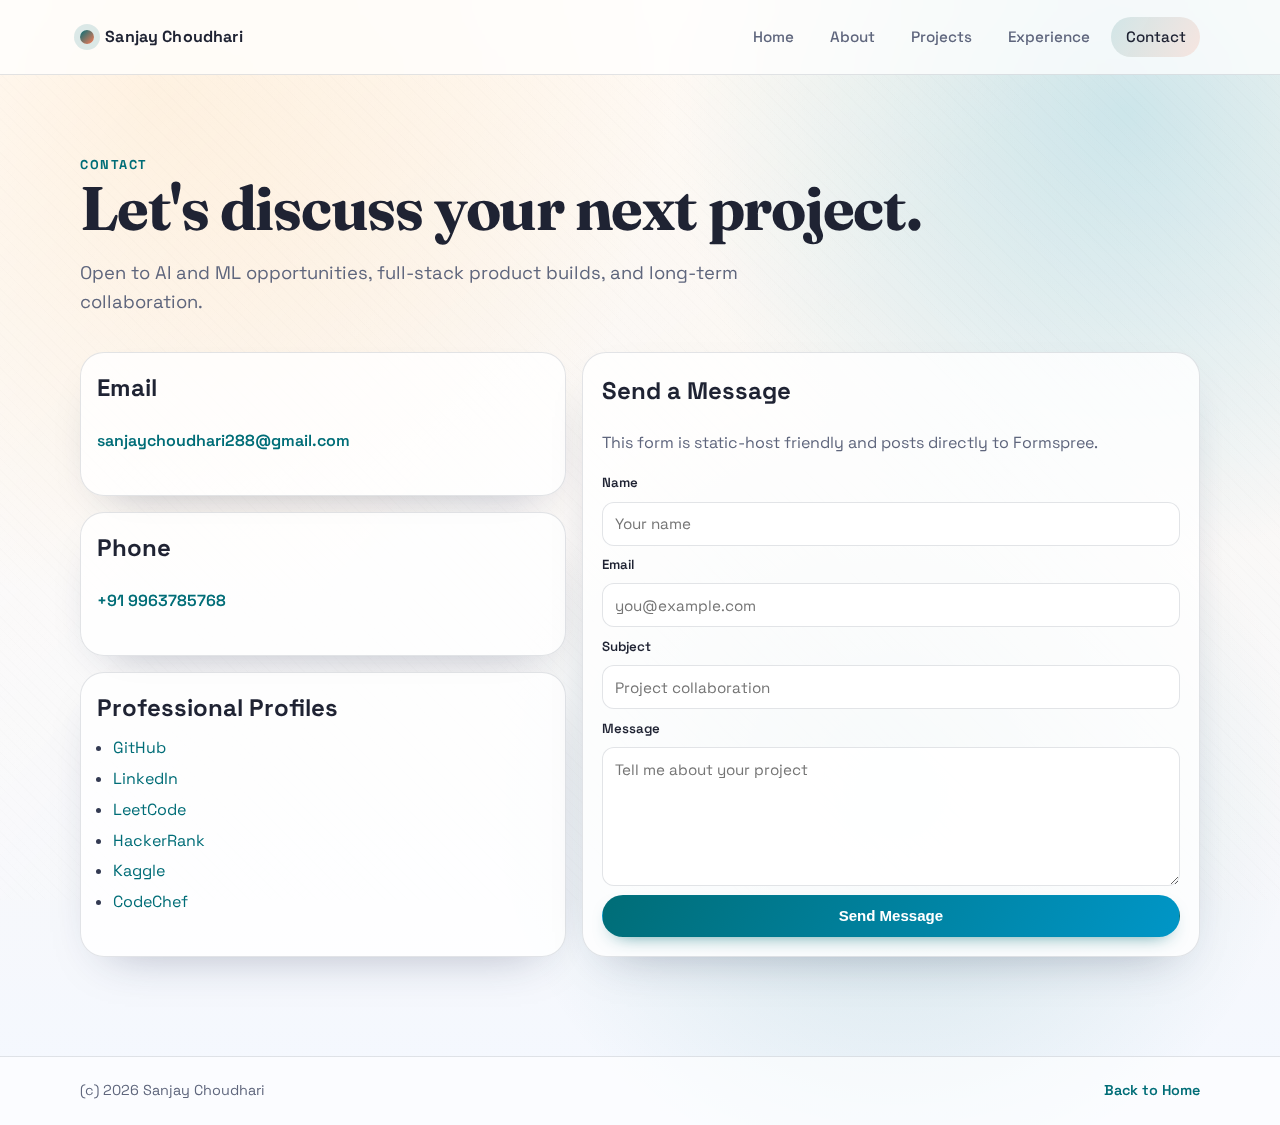
<file: contact.html>
<!DOCTYPE html>
<html lang="en">
<head>
  <meta charset="UTF-8">
  <meta name="viewport" content="width=device-width, initial-scale=1.0">
  <meta name="description" content="Contact details and collaboration form for Sanjay Choudhari.">
  <title>Contact | Sanjay Choudhari</title>
  <link rel="preconnect" href="https://fonts.googleapis.com">
  <link rel="preconnect" href="https://fonts.gstatic.com" crossorigin>
  <link href="https://fonts.googleapis.com/css2?family=Fraunces:opsz,wght@9..144,600;9..144,700&family=Space+Grotesk:wght@400;500;600;700&display=swap" rel="stylesheet">
  <link rel="stylesheet" href="assets/css/style.css">
  <script src="assets/js/main.js" defer></script>
</head>
<body data-page="contact">
  <div class="noise-layer" aria-hidden="true"></div>

  <header class="site-header">
    <div class="wrap header-inner">
      <a class="brand" href="index.html">
        <span class="brand-mark" aria-hidden="true"></span>
        Sanjay Choudhari
      </a>
      <button class="nav-toggle" data-nav-toggle aria-label="Toggle navigation" aria-expanded="false" aria-controls="site-nav">
        <span></span>
        <span></span>
        <span></span>
      </button>
      <nav id="site-nav" class="site-nav" data-nav>
        <a href="index.html" data-link="home">Home</a>
        <a href="about.html" data-link="about">About</a>
        <a href="projects.html" data-link="projects">Projects</a>
        <a href="experience.html" data-link="experience">Experience</a>
        <a href="contact.html" data-link="contact">Contact</a>
      </nav>
    </div>
  </header>

  <main>
    <section class="page-hero wrap">
      <p class="eyebrow" data-reveal>Contact</p>
      <h1 data-reveal style="--delay: .05s;">Let's discuss your next project.</h1>
      <p class="lead" data-reveal style="--delay: .1s;">
        Open to AI and ML opportunities, full-stack product builds, and long-term collaboration.
      </p>
    </section>

    <section class="section wrap">
      <div class="contact-layout">
        <aside class="contact-stack">
          <article class="card contact-card" data-reveal style="--delay: .05s;">
            <h2>Email</h2>
            <a class="text-link" href="mailto:sanjaychoudhari288@gmail.com">sanjaychoudhari288@gmail.com</a>
          </article>

          <article class="card contact-card" data-reveal style="--delay: .1s;">
            <h2>Phone</h2>
            <a class="text-link" href="tel:+919963785768">+91 9963785768</a>
          </article>

          <article class="card contact-card" data-reveal style="--delay: .15s;">
            <h2>Professional Profiles</h2>
            <ul class="link-list">
              <li><a href="https://github.com/Sanjaymo" target="_blank" rel="noopener noreferrer">GitHub</a></li>
              <li><a href="https://linkedin.com/in/sanjaychoudhari09" target="_blank" rel="noopener noreferrer">LinkedIn</a></li>
              <li><a href="https://leetcode.com/u/9949924386/" target="_blank" rel="noopener noreferrer">LeetCode</a></li>
              <li><a href="https://www.hackerrank.com/profile/sanjaychoudhari1" target="_blank" rel="noopener noreferrer">HackerRank</a></li>
              <li><a href="https://www.kaggle.com/sanjaychoudhari" target="_blank" rel="noopener noreferrer">Kaggle</a></li>
              <li><a href="https://www.codechef.com/users/sanjay_40" target="_blank" rel="noopener noreferrer">CodeChef</a></li>
            </ul>
          </article>
        </aside>

        <article class="card contact-form-card" data-reveal style="--delay: .1s;">
          <h2>Send a Message</h2>
          <p>
            This form is static-host friendly and posts directly to Formspree.
          </p>
          <form action="https://formspree.io/f/mzznaedb" method="POST" class="contact-form">
            <label for="name">Name</label>
            <input id="name" name="name" type="text" required placeholder="Your name">

            <label for="email">Email</label>
            <input id="email" name="email" type="email" required placeholder="you@example.com">

            <label for="subject">Subject</label>
            <input id="subject" name="_subject" type="text" required placeholder="Project collaboration">

            <label for="message">Message</label>
            <textarea id="message" name="message" rows="6" required placeholder="Tell me about your project"></textarea>

            <button type="submit" class="btn btn-primary">Send Message</button>
          </form>
        </article>
      </div>
    </section>
  </main>

  <footer class="site-footer">
    <div class="wrap footer-inner">
      <p>(c) <span class="js-year"></span> Sanjay Choudhari</p>
      <p><a href="index.html">Back to Home</a></p>
    </div>
  </footer>
</body>
</html>
</file>
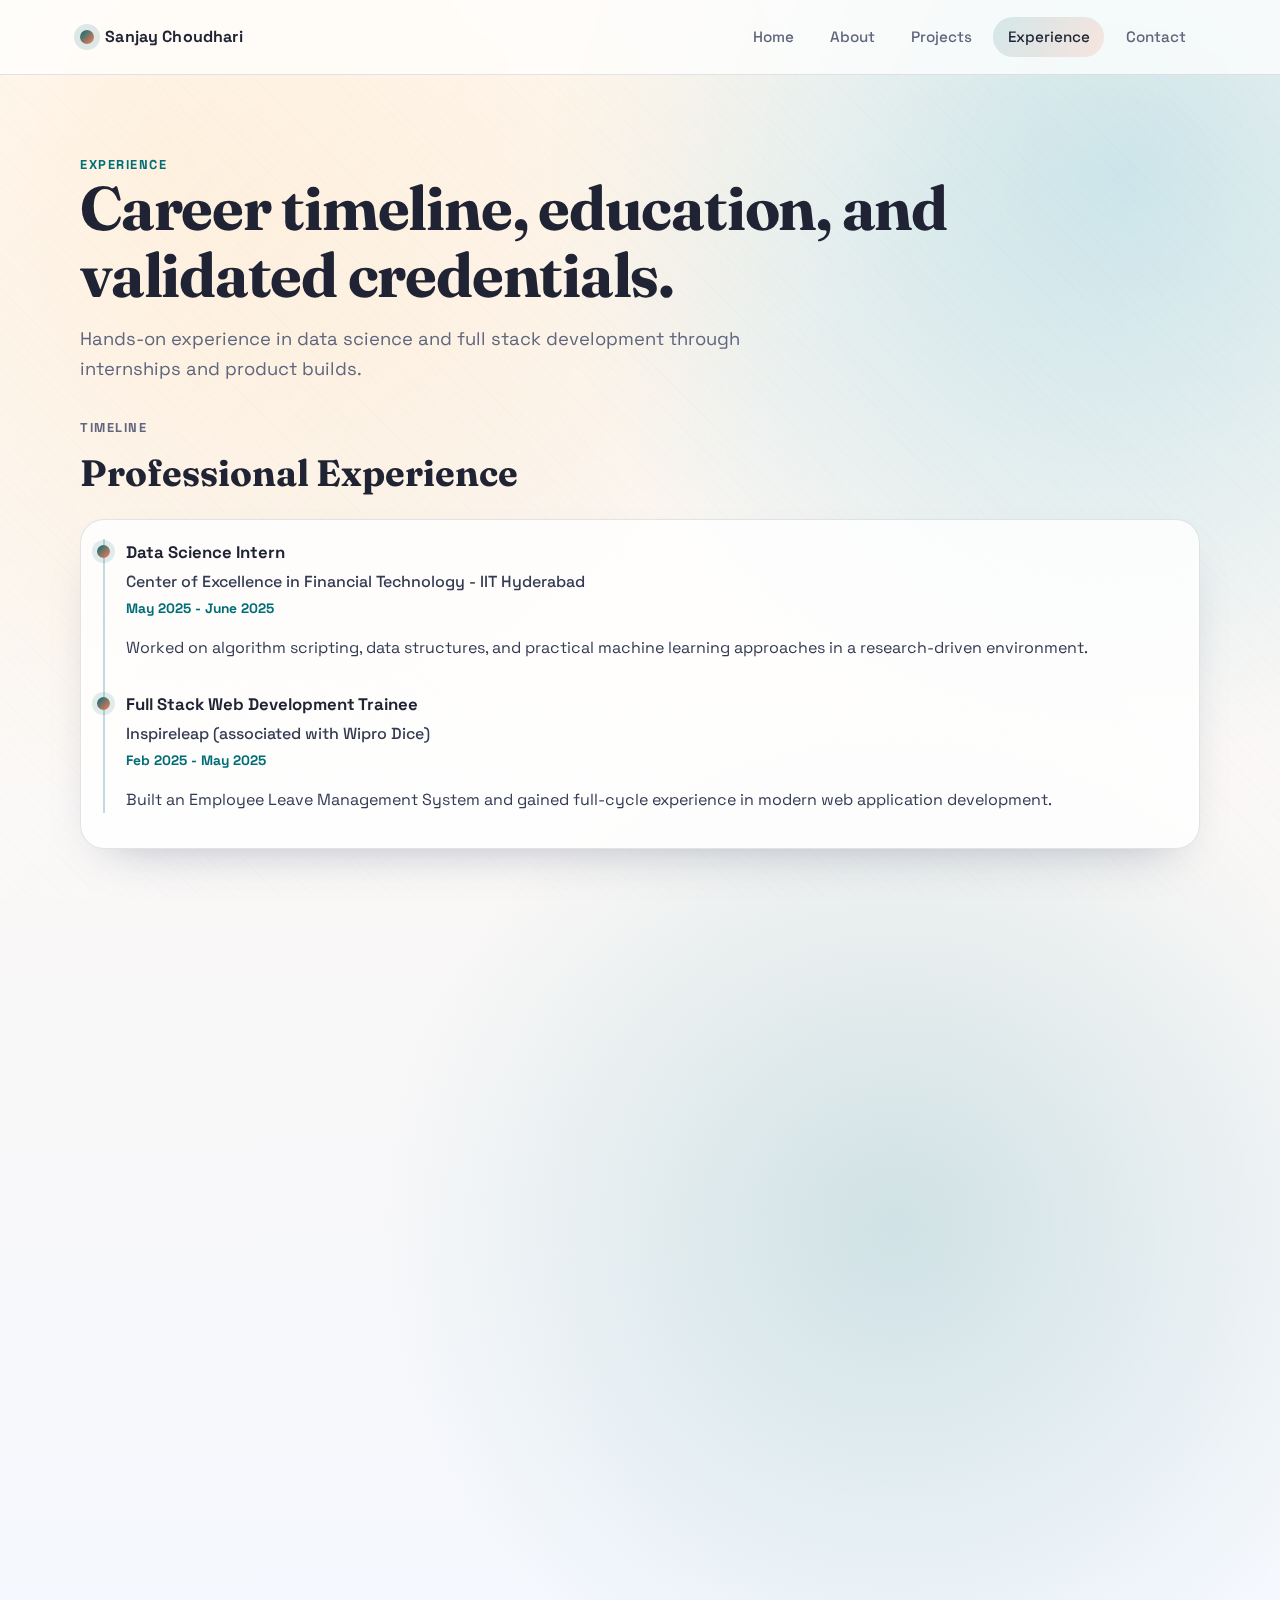
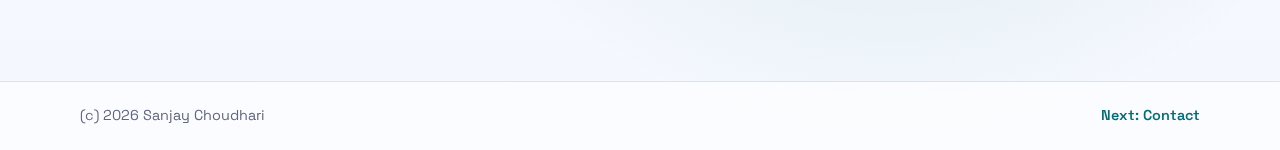
<file: experience.html>
<!DOCTYPE html>
<html lang="en">
<head>
  <meta charset="UTF-8">
  <meta name="viewport" content="width=device-width, initial-scale=1.0">
  <meta name="description" content="Experience, education, and certifications of Sanjay Choudhari.">
  <title>Experience | Sanjay Choudhari</title>
  <link rel="preconnect" href="https://fonts.googleapis.com">
  <link rel="preconnect" href="https://fonts.gstatic.com" crossorigin>
  <link href="https://fonts.googleapis.com/css2?family=Fraunces:opsz,wght@9..144,600;9..144,700&family=Space+Grotesk:wght@400;500;600;700&display=swap" rel="stylesheet">
  <link rel="stylesheet" href="assets/css/style.css">
  <script src="assets/js/main.js" defer></script>
</head>
<body data-page="experience">
  <div class="noise-layer" aria-hidden="true"></div>

  <header class="site-header">
    <div class="wrap header-inner">
      <a class="brand" href="index.html">
        <span class="brand-mark" aria-hidden="true"></span>
        Sanjay Choudhari
      </a>
      <button class="nav-toggle" data-nav-toggle aria-label="Toggle navigation" aria-expanded="false" aria-controls="site-nav">
        <span></span>
        <span></span>
        <span></span>
      </button>
      <nav id="site-nav" class="site-nav" data-nav>
        <a href="index.html" data-link="home">Home</a>
        <a href="about.html" data-link="about">About</a>
        <a href="projects.html" data-link="projects">Projects</a>
        <a href="experience.html" data-link="experience">Experience</a>
        <a href="contact.html" data-link="contact">Contact</a>
      </nav>
    </div>
  </header>

  <main>
    <section class="page-hero wrap">
      <p class="eyebrow" data-reveal>Experience</p>
      <h1 data-reveal style="--delay: .05s;">Career timeline, education, and validated credentials.</h1>
      <p class="lead" data-reveal style="--delay: .1s;">
        Hands-on experience in data science and full stack development through internships and product builds.
      </p>
    </section>

    <section class="section wrap">
      <div class="section-head" data-reveal>
        <p class="eyebrow">Timeline</p>
        <h2>Professional Experience</h2>
      </div>
      <div class="timeline" data-reveal style="--delay: .05s;">
        <article class="timeline-item">
          <span class="timeline-dot" aria-hidden="true"></span>
          <p class="timeline-role">Data Science Intern</p>
          <p class="timeline-org">Center of Excellence in Financial Technology - IIT Hyderabad</p>
          <p class="timeline-date">May 2025 - June 2025</p>
          <p>Worked on algorithm scripting, data structures, and practical machine learning approaches in a research-driven environment.</p>
        </article>

        <article class="timeline-item">
          <span class="timeline-dot" aria-hidden="true"></span>
          <p class="timeline-role">Full Stack Web Development Trainee</p>
          <p class="timeline-org">Inspireleap (associated with Wipro Dice)</p>
          <p class="timeline-date">Feb 2025 - May 2025</p>
          <p>Built an Employee Leave Management System and gained full-cycle experience in modern web application development.</p>
        </article>
      </div>
    </section>

    <section class="section wrap">
      <div class="section-head" data-reveal>
        <p class="eyebrow">Education</p>
        <h2>Academic Background</h2>
      </div>
      <div class="skills-grid">
        <article class="card skill-col" data-reveal style="--delay: .05s;">
          <h3>Bachelor of Technology in Computer Science (AI)</h3>
          <p>Parul University, Vadodara, Gujarat</p>
          <p>2023 - 2027 | GPA: 8.4/10</p>
        </article>
        <article class="card skill-col" data-reveal style="--delay: .1s;">
          <h3>Class 12 (Intermediate)</h3>
          <p>Sree Chaitanya Junior College, Karimnagar, Telangana</p>
          <p>2021 - 2023 | GPA: 9.6/10</p>
        </article>
      </div>
    </section>

    <section class="section wrap">
      <div class="section-head" data-reveal>
        <p class="eyebrow">Certifications</p>
        <h2>Credential Highlights</h2>
      </div>
      <div class="skills-grid">
        <article class="card skill-col" data-reveal style="--delay: .05s;">
          <h3>Full Stack Web Development</h3>
          <p>Inspireleap associated with Wipro Dice (2025)</p>
        </article>
        <article class="card skill-col" data-reveal style="--delay: .1s;">
          <h3>Data Science Internship</h3>
          <p>Center of Excellence in Financial Technology, IIT Hyderabad (2025)</p>
        </article>
        <article class="card skill-col" data-reveal style="--delay: .15s;">
          <h3>AWS Fundamentals</h3>
          <p>Amazon Web Services (2023)</p>
        </article>
        <article class="card skill-col" data-reveal style="--delay: .2s;">
          <h3>IBM SkillsBuild</h3>
          <p>Generative AI and RAG with Langchain</p>
        </article>
      </div>
    </section>
  </main>

  <footer class="site-footer">
    <div class="wrap footer-inner">
      <p>(c) <span class="js-year"></span> Sanjay Choudhari</p>
      <p><a href="contact.html">Next: Contact</a></p>
    </div>
  </footer>
</body>
</html>
</file>
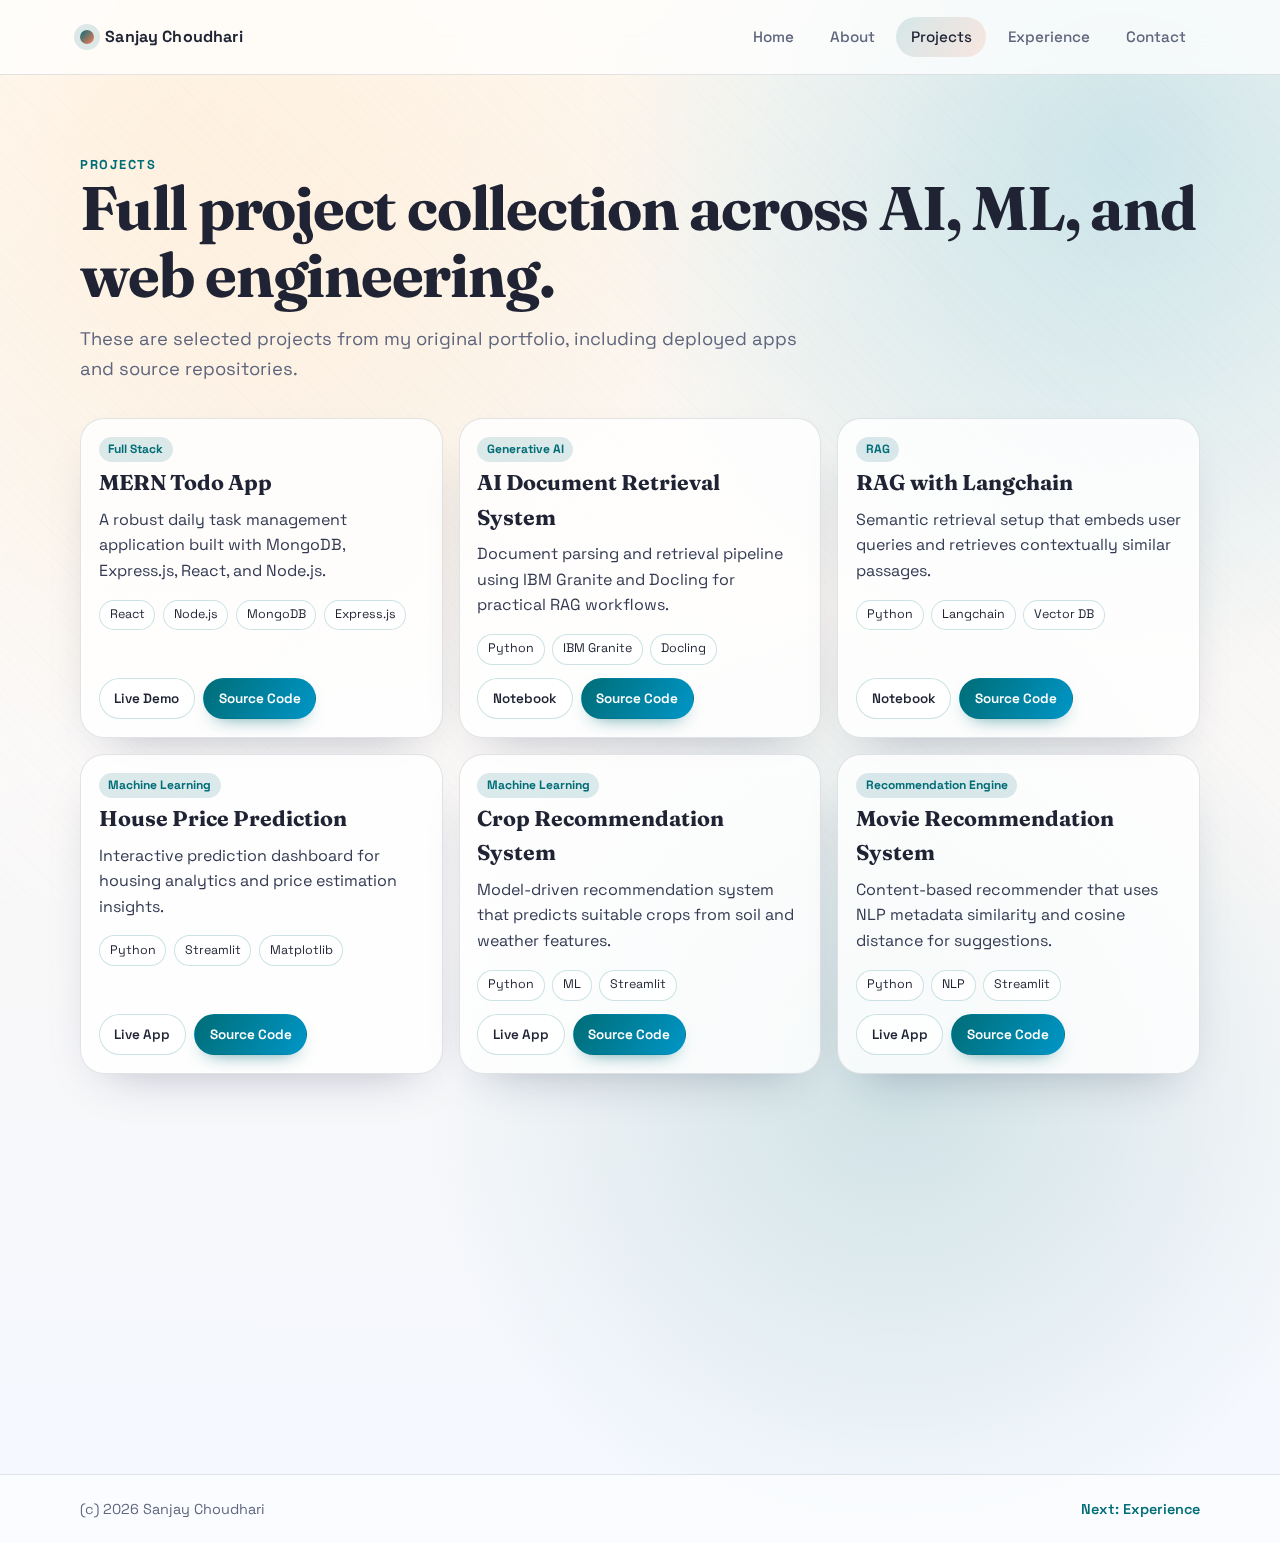
<file: projects.html>
<!DOCTYPE html>
<html lang="en">
<head>
  <meta charset="UTF-8">
  <meta name="viewport" content="width=device-width, initial-scale=1.0">
  <meta name="description" content="Project portfolio of Sanjay Choudhari with AI, ML, and full-stack applications.">
  <title>Projects | Sanjay Choudhari</title>
  <link rel="preconnect" href="https://fonts.googleapis.com">
  <link rel="preconnect" href="https://fonts.gstatic.com" crossorigin>
  <link href="https://fonts.googleapis.com/css2?family=Fraunces:opsz,wght@9..144,600;9..144,700&family=Space+Grotesk:wght@400;500;600;700&display=swap" rel="stylesheet">
  <link rel="stylesheet" href="assets/css/style.css">
  <script src="assets/js/main.js" defer></script>
</head>
<body data-page="projects">
  <div class="noise-layer" aria-hidden="true"></div>

  <header class="site-header">
    <div class="wrap header-inner">
      <a class="brand" href="index.html">
        <span class="brand-mark" aria-hidden="true"></span>
        Sanjay Choudhari
      </a>
      <button class="nav-toggle" data-nav-toggle aria-label="Toggle navigation" aria-expanded="false" aria-controls="site-nav">
        <span></span>
        <span></span>
        <span></span>
      </button>
      <nav id="site-nav" class="site-nav" data-nav>
        <a href="index.html" data-link="home">Home</a>
        <a href="about.html" data-link="about">About</a>
        <a href="projects.html" data-link="projects">Projects</a>
        <a href="experience.html" data-link="experience">Experience</a>
        <a href="contact.html" data-link="contact">Contact</a>
      </nav>
    </div>
  </header>

  <main>
    <section class="page-hero wrap">
      <p class="eyebrow" data-reveal>Projects</p>
      <h1 data-reveal style="--delay: .05s;">Full project collection across AI, ML, and web engineering.</h1>
      <p class="lead" data-reveal style="--delay: .1s;">
        These are selected projects from my original portfolio, including deployed apps and source repositories.
      </p>
    </section>

    <section class="section wrap">
      <div class="project-grid">
        <article class="card project-card" data-reveal style="--delay: .05s;">
          <p class="project-type">Full Stack</p>
          <h2>MERN Todo App</h2>
          <p>A robust daily task management application built with MongoDB, Express.js, React, and Node.js.</p>
          <div class="chip-row">
            <span class="chip">React</span>
            <span class="chip">Node.js</span>
            <span class="chip">MongoDB</span>
            <span class="chip">Express.js</span>
          </div>
          <div class="button-row">
            <a class="btn btn-small btn-ghost" href="https://mern-todo-app-mu-three.vercel.app" target="_blank" rel="noopener noreferrer">Live Demo</a>
            <a class="btn btn-small btn-primary" href="https://github.com/Sanjaymo/mern-todo-app.git" target="_blank" rel="noopener noreferrer">Source Code</a>
          </div>
        </article>

        <article class="card project-card" data-reveal style="--delay: .1s;">
          <p class="project-type">Generative AI</p>
          <h2>AI Document Retrieval System</h2>
          <p>Document parsing and retrieval pipeline using IBM Granite and Docling for practical RAG workflows.</p>
          <div class="chip-row">
            <span class="chip">Python</span>
            <span class="chip">IBM Granite</span>
            <span class="chip">Docling</span>
          </div>
          <div class="button-row">
            <a class="btn btn-small btn-ghost" href="https://colab.research.google.com/github/ibm-granite-community/granite-snack-cookbook/blob/main/recipes/RAG/Granite_Docling_RAG.ipynb" target="_blank" rel="noopener noreferrer">Notebook</a>
            <a class="btn btn-small btn-primary" href="https://github.com/Sanjaymo/AI-Powered-Document-Retrieval-System-with-IBM-Granite-and-Docling-.git" target="_blank" rel="noopener noreferrer">Source Code</a>
          </div>
        </article>

        <article class="card project-card" data-reveal style="--delay: .15s;">
          <p class="project-type">RAG</p>
          <h2>RAG with Langchain</h2>
          <p>Semantic retrieval setup that embeds user queries and retrieves contextually similar passages.</p>
          <div class="chip-row">
            <span class="chip">Python</span>
            <span class="chip">Langchain</span>
            <span class="chip">Vector DB</span>
          </div>
          <div class="button-row">
            <a class="btn btn-small btn-ghost" href="https://colab.research.google.com/github/ibm-granite-community/granite-snack-cookbook/blob/main/recipes/RAG/RAG_with_Langchain.ipynb#scrollTo=8TYqQA_-ropV" target="_blank" rel="noopener noreferrer">Notebook</a>
            <a class="btn btn-small btn-primary" href="https://github.com/Sanjaymo/RAG_with_Langchain.git" target="_blank" rel="noopener noreferrer">Source Code</a>
          </div>
        </article>

        <article class="card project-card" data-reveal style="--delay: .2s;">
          <p class="project-type">Machine Learning</p>
          <h2>House Price Prediction</h2>
          <p>Interactive prediction dashboard for housing analytics and price estimation insights.</p>
          <div class="chip-row">
            <span class="chip">Python</span>
            <span class="chip">Streamlit</span>
            <span class="chip">Matplotlib</span>
          </div>
          <div class="button-row">
            <a class="btn btn-small btn-ghost" href="https://house-price-prediction-09.streamlit.app/" target="_blank" rel="noopener noreferrer">Live App</a>
            <a class="btn btn-small btn-primary" href="https://github.com/Sanjaymo/house-price-prediction.git" target="_blank" rel="noopener noreferrer">Source Code</a>
          </div>
        </article>

        <article class="card project-card" data-reveal style="--delay: .25s;">
          <p class="project-type">Machine Learning</p>
          <h2>Crop Recommendation System</h2>
          <p>Model-driven recommendation system that predicts suitable crops from soil and weather features.</p>
          <div class="chip-row">
            <span class="chip">Python</span>
            <span class="chip">ML</span>
            <span class="chip">Streamlit</span>
          </div>
          <div class="button-row">
            <a class="btn btn-small btn-ghost" href="https://crop09.streamlit.app/" target="_blank" rel="noopener noreferrer">Live App</a>
            <a class="btn btn-small btn-primary" href="https://github.com/Sanjaymo/Crop_recommandation_system.git" target="_blank" rel="noopener noreferrer">Source Code</a>
          </div>
        </article>

        <article class="card project-card" data-reveal style="--delay: .3s;">
          <p class="project-type">Recommendation Engine</p>
          <h2>Movie Recommendation System</h2>
          <p>Content-based recommender that uses NLP metadata similarity and cosine distance for suggestions.</p>
          <div class="chip-row">
            <span class="chip">Python</span>
            <span class="chip">NLP</span>
            <span class="chip">Streamlit</span>
          </div>
          <div class="button-row">
            <a class="btn btn-small btn-ghost" href="https://movie9.streamlit.app/" target="_blank" rel="noopener noreferrer">Live App</a>
            <a class="btn btn-small btn-primary" href="https://github.com/Sanjaymo/movie_recommendation_system.git" target="_blank" rel="noopener noreferrer">Source Code</a>
          </div>
        </article>

        <article class="card project-card" data-reveal style="--delay: .35s;">
          <p class="project-type">ML Classification</p>
          <h2>Personality Prediction</h2>
          <p>Predicts Introvert, Extrovert, and Ambivert classes based on behavioral input features.</p>
          <div class="chip-row">
            <span class="chip">Python</span>
            <span class="chip">ML</span>
            <span class="chip">Visualization</span>
          </div>
          <div class="button-row">
            <a class="btn btn-small btn-ghost" href="https://personality-prediction-check-enjtcfujydzgkcn8ihcwls.streamlit.app/" target="_blank" rel="noopener noreferrer">Live App</a>
            <a class="btn btn-small btn-primary" href="https://github.com/Sanjaymo/Personality-Prediction-Check.git" target="_blank" rel="noopener noreferrer">Source Code</a>
          </div>
        </article>
      </div>
    </section>
  </main>

  <footer class="site-footer">
    <div class="wrap footer-inner">
      <p>(c) <span class="js-year"></span> Sanjay Choudhari</p>
      <p><a href="experience.html">Next: Experience</a></p>
    </div>
  </footer>
</body>
</html>
</file>
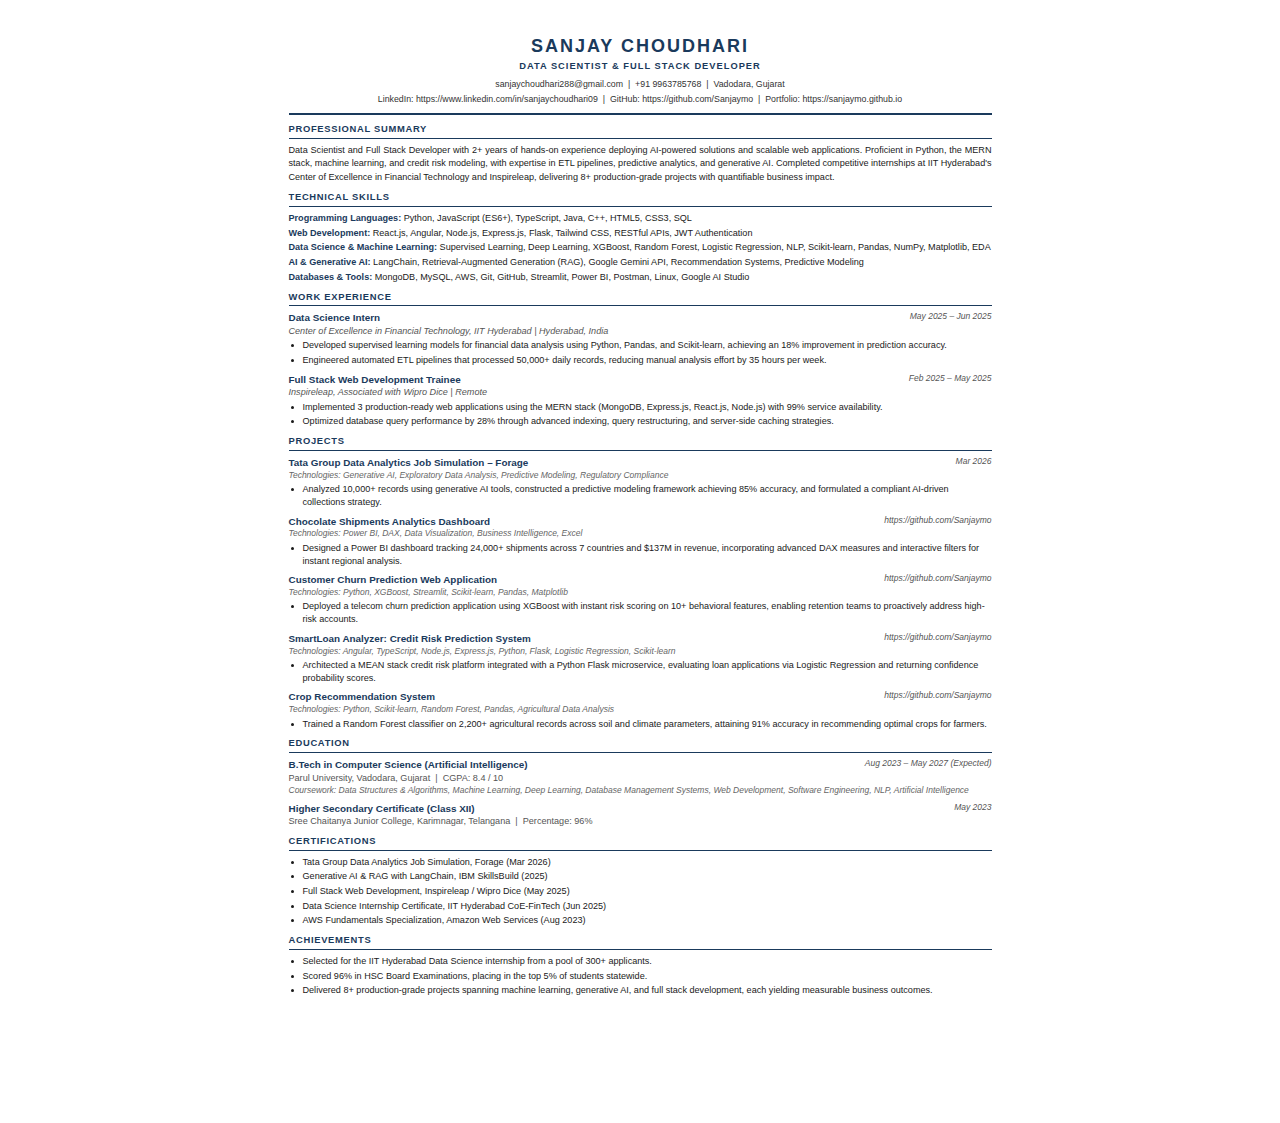
<file: resume-content.html>
<!DOCTYPE html>
<html lang="en">
<head>
    <meta charset="UTF-8">
    <meta name="viewport" content="width=device-width, initial-scale=1.0">
    <meta name="description" content="Sanjay Choudhari – Data Scientist and Full Stack Developer skilled in Python, MERN stack, machine learning, XGBoost, LangChain, RAG, NLP, ETL pipelines, and predictive analytics.">
    <meta name="keywords" content="Data Scientist, Full Stack Developer, MERN Stack, Python, Machine Learning, Deep Learning, XGBoost, LangChain, RAG, React, Node.js, MongoDB, SQL, AWS, Power BI, NLP, Credit Risk, Flask, Angular, Scikit-learn, Pandas, NumPy, ETL, REST API, JWT Authentication, Logistic Regression, Random Forest, Data Analysis, Predictive Modeling, Generative AI, Financial Technology">
    <title>Sanjay Choudhari – Data Scientist and Full Stack Developer</title>
    <style>
        * { margin: 0; padding: 0; box-sizing: border-box; }

        body {
            font-family: Arial, sans-serif;
            line-height: 1.36;
            color: #1a1a1a;
            background: #ffffff;
            width: 210mm;
            min-height: 297mm;
            margin: 0 auto;
            padding: 9mm 12mm 7mm 12mm;
            font-size: 9.3px;
        }

        /* ── HEADER ── */
        .header {
            text-align: center;
            border-bottom: 2px solid #1a3a5c;
            padding-bottom: 6px;
            margin-bottom: 8px;
        }
        .header h1 {
            font-size: 18px;
            font-weight: 900;
            color: #1a3a5c;
            letter-spacing: 2px;
        }
        .header-subtitle {
            font-size: 9.3px;
            font-weight: 700;
            color: #1a3a5c;
            letter-spacing: 1px;
            text-transform: uppercase;
            margin: 2px 0 4px;
        }
        /* Contact row: plain text, full URLs visible */
        .contact-line {
            font-size: 8.8px;
            color: #333;
            line-height: 1.7;
        }
        .contact-line a {
            color: #1a5fa8;
            text-decoration: none;
        }

        /* ── SECTION ── */
        .section { margin-bottom: 7px; }
        .section-title {
            font-size: 9.4px;
            font-weight: 800;
            color: #1a3a5c;
            text-transform: uppercase;
            border-bottom: 1.5px solid #1a3a5c;
            padding-bottom: 2px;
            margin-bottom: 5px;
            letter-spacing: 0.7px;
        }

        /* ── SUMMARY ── */
        .summary {
            font-size: 9.1px;
            text-align: justify;
            line-height: 1.48;
        }

        /* ── SKILLS ── */
        .skill-row { font-size: 9.1px; margin-bottom: 2px; line-height: 1.4; }
        .skill-label { font-weight: 700; color: #1a3a5c; }

        /* ── EXPERIENCE & PROJECTS (shared row style) ── */
        .entry { margin-bottom: 6px; }
        .entry-header { width: 100%; display: table; }
        .entry-left  { display: table-cell; vertical-align: top; }
        .entry-right { display: table-cell; vertical-align: top; text-align: right;
                       white-space: nowrap; font-size: 8.5px; color: #555; font-style: italic; }
        .entry-title { font-size: 9.9px; font-weight: 700; color: #1a3a5c; }
        .entry-sub   { font-size: 9.1px; color: #555; font-style: italic; margin-bottom: 2px; }
        .entry-meta  { font-size: 8.5px; color: #666; font-style: italic; margin-bottom: 2px; }

        /* ── BULLETS ── */
        .bullets {
            list-style: disc outside;
            margin-left: 14px;
            font-size: 9.1px;
            line-height: 1.4;
        }
        .bullets li { margin-bottom: 2px; }

        /* ── EDUCATION ── */
        .edu-entry { margin-bottom: 5px; }
        .degree    { font-size: 9.9px; font-weight: 700; color: #1a3a5c; }
        .inst      { font-size: 9.1px; color: #555; }
        .coursework{ font-size: 8.5px; color: #666; font-style: italic; margin-top: 1px; }

        @media print {
            body { padding: 7mm 10mm; }
            @page { size: A4; margin: 0; }
        }
    </style>
</head>
<body>

<!-- ══════════════════════════════════════════
     HEADER — full visible URLs for ATS
════════════════════════════════════════════ -->
<div class="header">
    <h1>SANJAY CHOUDHARI</h1>
    <div class="header-subtitle">Data Scientist &amp; Full Stack Developer</div>
    <div class="contact-line">
        sanjaychoudhari288@gmail.com &nbsp;|&nbsp; +91 9963785768 &nbsp;|&nbsp; Vadodara, Gujarat
    </div>
    <div class="contact-line">
        LinkedIn: https://www.linkedin.com/in/sanjaychoudhari09 &nbsp;|&nbsp;
        GitHub: https://github.com/Sanjaymo &nbsp;|&nbsp;
        Portfolio: https://sanjaymo.github.io
    </div>
</div>

<!-- ══════════════════════════════════════════
     PROFESSIONAL SUMMARY
════════════════════════════════════════════ -->
<div class="section">
    <div class="section-title">Professional Summary</div>
    <div class="summary">
        Data Scientist and Full Stack Developer with 2+ years of hands-on experience deploying AI-powered solutions and scalable web applications. Proficient in Python, the MERN stack, machine learning, and credit risk modeling, with expertise in ETL pipelines, predictive analytics, and generative AI. Completed competitive internships at IIT Hyderabad's Center of Excellence in Financial Technology and Inspireleap, delivering 8+ production-grade projects with quantifiable business impact.
    </div>
</div>

<!-- ══════════════════════════════════════════
     TECHNICAL SKILLS
════════════════════════════════════════════ -->
<div class="section">
    <div class="section-title">Technical Skills</div>
    <div class="skill-row"><span class="skill-label">Programming Languages:</span> Python, JavaScript (ES6+), TypeScript, Java, C++, HTML5, CSS3, SQL</div>
    <div class="skill-row"><span class="skill-label">Web Development:</span> React.js, Angular, Node.js, Express.js, Flask, Tailwind CSS, RESTful APIs, JWT Authentication</div>
    <div class="skill-row"><span class="skill-label">Data Science &amp; Machine Learning:</span> Supervised Learning, Deep Learning, XGBoost, Random Forest, Logistic Regression, NLP, Scikit-learn, Pandas, NumPy, Matplotlib, EDA</div>
    <div class="skill-row"><span class="skill-label">AI &amp; Generative AI:</span> LangChain, Retrieval-Augmented Generation (RAG), Google Gemini API, Recommendation Systems, Predictive Modeling</div>
    <div class="skill-row"><span class="skill-label">Databases &amp; Tools:</span> MongoDB, MySQL, AWS, Git, GitHub, Streamlit, Power BI, Postman, Linux, Google AI Studio</div>
</div>

<!-- ══════════════════════════════════════════
     WORK EXPERIENCE
════════════════════════════════════════════ -->
<div class="section">
    <div class="section-title">Work Experience</div>

    <div class="entry">
        <div class="entry-header">
            <div class="entry-left"><span class="entry-title">Data Science Intern</span></div>
            <div class="entry-right">May 2025 – Jun 2025</div>
        </div>
        <div class="entry-sub">Center of Excellence in Financial Technology, IIT Hyderabad | Hyderabad, India</div>
        <ul class="bullets">
            <li>Developed supervised learning models for financial data analysis using Python, Pandas, and Scikit-learn, achieving an 18% improvement in prediction accuracy.</li>
            <li>Engineered automated ETL pipelines that processed 50,000+ daily records, reducing manual analysis effort by 35 hours per week.</li>
        </ul>
    </div>

    <div class="entry">
        <div class="entry-header">
            <div class="entry-left"><span class="entry-title">Full Stack Web Development Trainee</span></div>
            <div class="entry-right">Feb 2025 – May 2025</div>
        </div>
        <div class="entry-sub">Inspireleap, Associated with Wipro Dice | Remote</div>
        <ul class="bullets">
            <li>Implemented 3 production-ready web applications using the MERN stack (MongoDB, Express.js, React.js, Node.js) with 99% service availability.</li>
            <li>Optimized database query performance by 28% through advanced indexing, query restructuring, and server-side caching strategies.</li>
        </ul>
    </div>
</div>

<!-- ══════════════════════════════════════════
     PROJECTS
════════════════════════════════════════════ -->
<div class="section">
    <div class="section-title">Projects</div>

    <div class="entry">
        <div class="entry-header">
            <div class="entry-left"><span class="entry-title">Tata Group Data Analytics Job Simulation – Forage</span></div>
            <div class="entry-right">Mar 2026</div>
        </div>
        <div class="entry-meta">Technologies: Generative AI, Exploratory Data Analysis, Predictive Modeling, Regulatory Compliance</div>
        <ul class="bullets">
            <li>Analyzed 10,000+ records using generative AI tools, constructed a predictive modeling framework achieving 85% accuracy, and formulated a compliant AI-driven collections strategy.</li>
        </ul>
    </div>

    <div class="entry">
        <div class="entry-header">
            <div class="entry-left"><span class="entry-title">Chocolate Shipments Analytics Dashboard</span></div>
            <div class="entry-right">https://github.com/Sanjaymo</div>
        </div>
        <div class="entry-meta">Technologies: Power BI, DAX, Data Visualization, Business Intelligence, Excel</div>
        <ul class="bullets">
            <li>Designed a Power BI dashboard tracking 24,000+ shipments across 7 countries and $137M in revenue, incorporating advanced DAX measures and interactive filters for instant regional analysis.</li>
        </ul>
    </div>

    <div class="entry">
        <div class="entry-header">
            <div class="entry-left"><span class="entry-title">Customer Churn Prediction Web Application</span></div>
            <div class="entry-right">https://github.com/Sanjaymo</div>
        </div>
        <div class="entry-meta">Technologies: Python, XGBoost, Streamlit, Scikit-learn, Pandas, Matplotlib</div>
        <ul class="bullets">
            <li>Deployed a telecom churn prediction application using XGBoost with instant risk scoring on 10+ behavioral features, enabling retention teams to proactively address high-risk accounts.</li>
        </ul>
    </div>

    <div class="entry">
        <div class="entry-header">
            <div class="entry-left"><span class="entry-title">SmartLoan Analyzer: Credit Risk Prediction System</span></div>
            <div class="entry-right">https://github.com/Sanjaymo</div>
        </div>
        <div class="entry-meta">Technologies: Angular, TypeScript, Node.js, Express.js, Python, Flask, Logistic Regression, Scikit-learn</div>
        <ul class="bullets">
            <li>Architected a MEAN stack credit risk platform integrated with a Python Flask microservice, evaluating loan applications via Logistic Regression and returning confidence probability scores.</li>
        </ul>
    </div>

    <div class="entry">
        <div class="entry-header">
            <div class="entry-left"><span class="entry-title">Crop Recommendation System</span></div>
            <div class="entry-right">https://github.com/Sanjaymo</div>
        </div>
        <div class="entry-meta">Technologies: Python, Scikit-learn, Random Forest, Pandas, Agricultural Data Analysis</div>
        <ul class="bullets">
            <li>Trained a Random Forest classifier on 2,200+ agricultural records across soil and climate parameters, attaining 91% accuracy in recommending optimal crops for farmers.</li>
        </ul>
    </div>
</div>

<!-- ══════════════════════════════════════════
     EDUCATION
════════════════════════════════════════════ -->
<div class="section">
    <div class="section-title">Education</div>

    <div class="edu-entry">
        <div class="entry-header">
            <div class="entry-left"><span class="degree">B.Tech in Computer Science (Artificial Intelligence)</span></div>
            <div class="entry-right">Aug 2023 – May 2027 (Expected)</div>
        </div>
        <div class="inst">Parul University, Vadodara, Gujarat &nbsp;|&nbsp; CGPA: 8.4 / 10</div>
        <div class="coursework">Coursework: Data Structures &amp; Algorithms, Machine Learning, Deep Learning, Database Management Systems, Web Development, Software Engineering, NLP, Artificial Intelligence</div>
    </div>

    <div class="edu-entry">
        <div class="entry-header">
            <div class="entry-left"><span class="degree">Higher Secondary Certificate (Class XII)</span></div>
            <div class="entry-right">May 2023</div>
        </div>
        <div class="inst">Sree Chaitanya Junior College, Karimnagar, Telangana &nbsp;|&nbsp; Percentage: 96%</div>
    </div>
</div>

<!-- ══════════════════════════════════════════
     CERTIFICATIONS  (single-column for ATS)
════════════════════════════════════════════ -->
<div class="section">
    <div class="section-title">Certifications</div>
    <ul class="bullets">
        <li>Tata Group Data Analytics Job Simulation, Forage (Mar 2026)</li>
        <li>Generative AI &amp; RAG with LangChain, IBM SkillsBuild (2025)</li>
        <li>Full Stack Web Development, Inspireleap / Wipro Dice (May 2025)</li>
        <li>Data Science Internship Certificate, IIT Hyderabad CoE-FinTech (Jun 2025)</li>
        <li>AWS Fundamentals Specialization, Amazon Web Services (Aug 2023)</li>
    </ul>
</div>

<!-- ══════════════════════════════════════════
     ACHIEVEMENTS  (single-column for ATS)
════════════════════════════════════════════ -->
<div class="section">
    <div class="section-title">Achievements</div>
    <ul class="bullets">
        <li>Selected for the IIT Hyderabad Data Science internship from a pool of 300+ applicants.</li>
        <li>Scored 96% in HSC Board Examinations, placing in the top 5% of students statewide.</li>
        <li>Delivered 8+ production-grade projects spanning machine learning, generative AI, and full stack development, each yielding measurable business outcomes.</li>
    </ul>
</div>

</body>
</html>
</file>
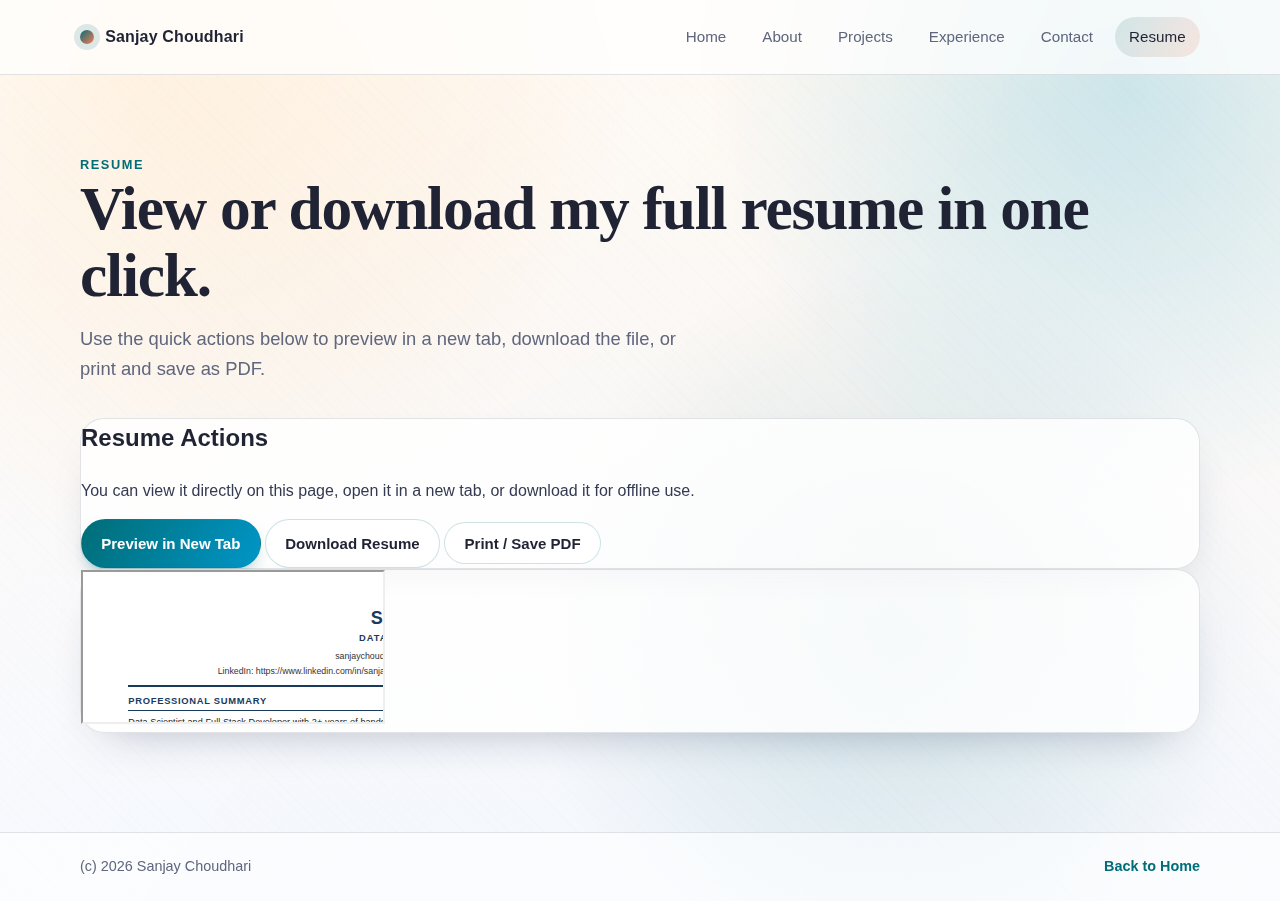
<file: resume.html>
<!DOCTYPE html>
<html lang="en">
<head>
  <meta charset="UTF-8">
  <meta name="viewport" content="width=device-width, initial-scale=1.0">
  <meta name="description" content="Resume page for Sanjay Choudhari with preview and download options.">
  <title>Resume | Sanjay Choudhari</title>
  <link rel="preconnect" href="https://fonts.googleapis.com">
  <link rel="preconnect" href="https://fonts.gstatic.com" crossorigin>
  <link href="https://fonts.googleapis.com/css2?family=Manrope:wght@400;500;600;700;800&family=Sora:wght@500;600;700;800&display=swap" rel="stylesheet">
  <link rel="stylesheet" href="assets/css/style.css">
  <script src="assets/js/main.js" defer></script>
</head>
<body data-page="resume">
  <div class="noise-layer" aria-hidden="true"></div>

  <header class="site-header">
    <div class="wrap header-inner">
      <a class="brand" href="index.html">
        <span class="brand-mark" aria-hidden="true"></span>
        Sanjay Choudhari
      </a>
      <button class="nav-toggle" data-nav-toggle aria-label="Toggle navigation" aria-expanded="false" aria-controls="site-nav">
        <span></span>
        <span></span>
        <span></span>
      </button>
      <nav id="site-nav" class="site-nav" data-nav>
        <a href="index.html" data-link="home">Home</a>
        <a href="about.html" data-link="about">About</a>
        <a href="projects.html" data-link="projects">Projects</a>
        <a href="experience.html" data-link="experience">Experience</a>
        <a href="contact.html" data-link="contact">Contact</a>
        <a href="resume.html" data-link="resume">Resume</a>
      </nav>
    </div>
  </header>

  <main>
    <section class="page-hero wrap">
      <p class="eyebrow" data-reveal>Resume</p>
      <h1 data-reveal style="--delay: .05s;">View or download my full resume in one click.</h1>
      <p class="lead" data-reveal style="--delay: .1s;">
        Use the quick actions below to preview in a new tab, download the file, or print and save as PDF.
      </p>
    </section>

    <section class="section wrap">
      <article class="card resume-actions-card" data-reveal style="--delay: .05s;">
        <h2>Resume Actions</h2>
        <p class="resume-note">You can view it directly on this page, open it in a new tab, or download it for offline use.</p>
        <div class="resume-actions">
          <a class="btn btn-primary" href="resume-content.html" target="_blank" rel="noopener noreferrer">Preview in New Tab</a>
          <a class="btn btn-ghost" href="resume-content.html" download="Sanjay_Choudhari_Resume.html">Download Resume</a>
          <button type="button" class="btn btn-ghost" data-resume-print>Print / Save PDF</button>
        </div>
      </article>

      <article class="card resume-viewer" data-reveal style="--delay: .12s;">
        <iframe class="resume-frame" src="resume-content.html" title="Sanjay Choudhari resume preview" loading="lazy"></iframe>
      </article>
    </section>
  </main>

  <footer class="site-footer">
    <div class="wrap footer-inner">
      <p>(c) <span class="js-year"></span> Sanjay Choudhari</p>
      <p><a href="index.html">Back to Home</a></p>
    </div>
  </footer>
</body>
</html>
</file>
<file: assets/css/style.css>
:root {
  --font-body: "Space Grotesk", sans-serif;
  --font-display: "Fraunces", serif;

  --bg-0: #fff7ee;
  --bg-1: #f4f8ff;
  --bg-card: rgba(255, 255, 255, 0.82);
  --line: rgba(20, 33, 61, 0.12);

  --text-strong: #1f2333;
  --text-body: #333a52;
  --text-muted: #5f667d;

  --accent: #006d77;
  --accent-2: #ff7b54;
  --accent-3: #0096c7;

  --shadow-soft: 0 20px 48px -28px rgba(26, 39, 77, 0.38);
  --radius-lg: 24px;
  --radius-md: 16px;
}

*,
*::before,
*::after {
  box-sizing: border-box;
}

html,
body {
  margin: 0;
  padding: 0;
}

body {
  font-family: var(--font-body);
  color: var(--text-body);
  line-height: 1.6;
  background:
    radial-gradient(circle at 12% 8%, rgba(255, 189, 105, 0.32), transparent 34%),
    radial-gradient(circle at 88% 10%, rgba(0, 150, 199, 0.24), transparent 30%),
    radial-gradient(circle at 70% 70%, rgba(0, 109, 119, 0.16), transparent 34%),
    linear-gradient(180deg, var(--bg-0), var(--bg-1));
  overflow-x: hidden;
}

body::before {
  content: "";
  position: fixed;
  inset: 0;
  background:
    linear-gradient(130deg, rgba(255, 255, 255, 0.62), transparent 55%),
    linear-gradient(-130deg, rgba(255, 255, 255, 0.24), transparent 60%);
  pointer-events: none;
  z-index: -2;
}

.noise-layer {
  position: fixed;
  inset: 0;
  z-index: -1;
  pointer-events: none;
  opacity: 0.12;
  background-image: repeating-linear-gradient(
    45deg,
    rgba(0, 0, 0, 0.06) 0,
    rgba(0, 0, 0, 0.06) 1px,
    transparent 1px,
    transparent 8px
  );
}

img {
  max-width: 100%;
  display: block;
}

a {
  color: inherit;
  text-decoration: none;
}

.wrap {
  width: min(1120px, calc(100% - 2rem));
  margin-inline: auto;
}

.site-header {
  position: sticky;
  top: 0;
  z-index: 100;
  background: rgba(255, 255, 255, 0.72);
  backdrop-filter: blur(16px);
  border-bottom: 1px solid var(--line);
}

.header-inner {
  min-height: 74px;
  display: flex;
  align-items: center;
  justify-content: space-between;
  gap: 1rem;
}

.brand {
  display: inline-flex;
  align-items: center;
  gap: 0.7rem;
  font-size: 1rem;
  font-weight: 700;
  color: var(--text-strong);
  letter-spacing: 0.01em;
}

.brand-mark {
  width: 14px;
  height: 14px;
  border-radius: 999px;
  background: linear-gradient(135deg, var(--accent), var(--accent-2));
  box-shadow: 0 0 0 6px rgba(0, 109, 119, 0.14);
}

.site-nav {
  display: flex;
  align-items: center;
  gap: 0.45rem;
}

.site-nav a {
  padding: 0.5rem 0.9rem;
  border-radius: 999px;
  font-size: 0.95rem;
  font-weight: 500;
  color: var(--text-muted);
  transition: background-color 0.2s ease, color 0.2s ease, transform 0.2s ease;
}

.site-nav a:hover {
  color: var(--accent);
  background: rgba(0, 109, 119, 0.11);
  transform: translateY(-1px);
}

.site-nav a.is-active {
  color: var(--text-strong);
  background: linear-gradient(
    120deg,
    rgba(0, 109, 119, 0.14),
    rgba(255, 123, 84, 0.16)
  );
}

.nav-toggle {
  width: 44px;
  height: 44px;
  border: 1px solid var(--line);
  border-radius: 12px;
  background: rgba(255, 255, 255, 0.8);
  display: none;
  align-items: center;
  justify-content: center;
  flex-direction: column;
  gap: 5px;
  cursor: pointer;
}

.nav-toggle span {
  width: 18px;
  height: 2px;
  background: var(--text-strong);
  border-radius: 20px;
  transition: transform 0.25s ease, opacity 0.25s ease;
}

main {
  padding-bottom: 4rem;
}

.hero {
  padding-top: clamp(2rem, 4vw, 4rem);
}

.hero-home {
  min-height: calc(100vh - 74px);
  padding-bottom: 2rem;
  display: grid;
  grid-template-columns: 1.2fr 0.8fr;
  align-items: center;
  gap: 1.5rem;
}

.page-hero {
  padding-top: clamp(2.5rem, 7vw, 5rem);
}

.eyebrow {
  margin: 0;
  font-size: 0.8rem;
  font-weight: 700;
  letter-spacing: 0.12em;
  text-transform: uppercase;
  color: var(--accent);
}

h1,
h2,
h3 {
  margin-top: 0;
  color: var(--text-strong);
}

h1 {
  margin-bottom: 1rem;
  font-family: var(--font-display);
  font-size: clamp(2rem, 4.8vw, 4.1rem);
  line-height: 1.08;
  letter-spacing: -0.02em;
}

.lead {
  margin: 0;
  max-width: 62ch;
  color: var(--text-muted);
  font-size: clamp(1rem, 2.3vw, 1.15rem);
}

.cta-row {
  margin-top: 1.5rem;
  display: flex;
  flex-wrap: wrap;
  gap: 0.75rem;
}

.btn {
  display: inline-flex;
  align-items: center;
  justify-content: center;
  gap: 0.45rem;
  border-radius: 999px;
  padding: 0.72rem 1.2rem;
  font-weight: 600;
  font-size: 0.94rem;
  border: 1px solid transparent;
  transition: transform 0.2s ease, box-shadow 0.2s ease, background-color 0.2s ease, color 0.2s ease;
}

.btn:hover {
  transform: translateY(-1px);
}

.btn-primary {
  color: #fff;
  background: linear-gradient(120deg, var(--accent), var(--accent-3));
  box-shadow: 0 8px 20px -12px rgba(0, 109, 119, 0.9);
}

.btn-primary:hover {
  box-shadow: 0 16px 28px -14px rgba(0, 109, 119, 0.9);
}

.btn-ghost {
  color: var(--text-strong);
  background: rgba(255, 255, 255, 0.7);
  border-color: rgba(0, 109, 119, 0.2);
}

.btn-ghost:hover {
  border-color: rgba(0, 109, 119, 0.48);
}

.btn-small {
  font-size: 0.84rem;
  padding: 0.55rem 0.92rem;
}

.stat-row {
  list-style: none;
  margin: 1.6rem 0 0;
  padding: 0;
  display: grid;
  grid-template-columns: repeat(3, minmax(0, 1fr));
  gap: 0.7rem;
}

.stat-row li {
  border: 1px solid var(--line);
  background: rgba(255, 255, 255, 0.62);
  border-radius: 14px;
  padding: 0.72rem;
  min-height: 80px;
}

.stat-row strong {
  display: block;
  margin-bottom: 0.2rem;
  color: var(--text-strong);
  font-size: 1rem;
}

.stat-row span {
  font-size: 0.84rem;
  color: var(--text-muted);
}

.card {
  border: 1px solid var(--line);
  border-radius: var(--radius-lg);
  background: var(--bg-card);
  box-shadow: var(--shadow-soft);
}

.hero-panel {
  padding: 1.3rem;
}

.hero-avatar-wrap {
  width: min(260px, 100%);
  margin-inline: auto;
  padding: 7px;
  border: 1px dashed rgba(0, 109, 119, 0.38);
  border-radius: 999px;
  background: linear-gradient(145deg, rgba(255, 255, 255, 0.82), rgba(0, 150, 199, 0.08));
}

.hero-avatar {
  width: 100%;
  border-radius: 999px;
  aspect-ratio: 1 / 1;
  object-fit: cover;
}

.hero-panel h2 {
  margin: 1rem 0 0.2rem;
  text-align: center;
}

.hero-panel p {
  margin: 0;
  text-align: center;
  color: var(--text-muted);
}

.chip-row {
  display: flex;
  flex-wrap: wrap;
  gap: 0.45rem;
  margin-top: 1rem;
}

.chip {
  display: inline-block;
  border: 1px solid rgba(0, 109, 119, 0.2);
  background: rgba(255, 255, 255, 0.78);
  border-radius: 999px;
  padding: 0.28rem 0.62rem;
  font-size: 0.78rem;
  color: var(--text-strong);
}

.section {
  padding: 2.2rem 0;
}

.section-head {
  margin-bottom: 1rem;
}

.section-head h2 {
  margin: 0.35rem 0 0.4rem;
  font-family: var(--font-display);
  font-size: clamp(1.55rem, 3.1vw, 2.3rem);
}

.section-head p {
  margin: 0;
  color: var(--text-muted);
}

.preview-grid {
  display: grid;
  grid-template-columns: repeat(2, minmax(0, 1fr));
  gap: 1rem;
}

.preview-card {
  padding: 1.25rem;
}

.preview-card h3 {
  margin-bottom: 0.45rem;
}

.preview-card p {
  margin-top: 0;
}

.mini-list {
  margin: 0.6rem 0 0;
  padding-left: 1.1rem;
  color: var(--text-muted);
}

.mini-list li + li {
  margin-top: 0.25rem;
}

.text-link {
  display: inline-block;
  margin-top: 0.8rem;
  font-weight: 600;
  color: var(--accent);
}

.text-link:hover {
  color: var(--accent-2);
}

.featured-strip {
  display: grid;
  grid-template-columns: repeat(3, minmax(0, 1fr));
  gap: 1rem;
}

.featured-item {
  padding: 1.1rem;
}

.featured-item p {
  margin: 0.4rem 0 0;
  color: var(--text-muted);
}

.split-two {
  display: grid;
  grid-template-columns: 1.3fr 0.7fr;
  gap: 1rem;
}

.profile-card-large {
  padding: 1.2rem;
  display: grid;
  grid-template-columns: 170px 1fr;
  gap: 1rem;
  align-items: start;
}

.profile-photo {
  width: 100%;
  aspect-ratio: 1 / 1;
  object-fit: cover;
  border-radius: 18px;
}

.profile-card-large p {
  margin: 0 0 0.8rem;
}

.split-two .card {
  padding: 1.2rem;
}

.skills-grid {
  display: grid;
  grid-template-columns: repeat(3, minmax(0, 1fr));
  gap: 1rem;
}

.skill-col {
  padding: 1rem;
}

.skill-col h3 {
  margin-bottom: 0.5rem;
}

.skill-col p {
  margin: 0;
  color: var(--text-muted);
}

.project-grid {
  display: grid;
  grid-template-columns: repeat(3, minmax(0, 1fr));
  gap: 1rem;
}

.project-card {
  padding: 1.1rem;
  display: flex;
  flex-direction: column;
}

.project-card h2 {
  margin: 0.18rem 0 0.45rem;
  font-family: var(--font-display);
  font-size: 1.34rem;
}

.project-card p {
  margin: 0;
}

.project-type {
  display: inline-flex;
  align-self: flex-start;
  border-radius: 999px;
  padding: 0.2rem 0.6rem;
  font-size: 0.75rem;
  font-weight: 700;
  color: var(--accent);
  background: rgba(0, 109, 119, 0.14);
}

.button-row {
  margin-top: auto;
  padding-top: 0.85rem;
  display: flex;
  flex-wrap: wrap;
  gap: 0.5rem;
}

.timeline {
  border: 1px solid var(--line);
  border-radius: var(--radius-lg);
  background: var(--bg-card);
  box-shadow: var(--shadow-soft);
  padding: 1.2rem 1.2rem 1.2rem 1.4rem;
}

.timeline-item {
  position: relative;
  padding: 0 0 0.9rem 1.3rem;
  border-left: 2px solid rgba(0, 109, 119, 0.24);
}

.timeline-item:last-child {
  padding-bottom: 0;
}

.timeline-dot {
  position: absolute;
  left: -8px;
  top: 6px;
  width: 13px;
  height: 13px;
  border-radius: 999px;
  background: linear-gradient(135deg, var(--accent), var(--accent-2));
  box-shadow: 0 0 0 5px rgba(0, 109, 119, 0.12);
}

.timeline-role {
  margin: 0;
  font-size: 1.05rem;
  font-weight: 700;
  color: var(--text-strong);
}

.timeline-org {
  margin: 0.2rem 0 0;
  color: var(--text-body);
  font-weight: 500;
}

.timeline-date {
  margin: 0.15rem 0 0.35rem;
  color: var(--accent);
  font-size: 0.86rem;
  font-weight: 700;
}

.contact-layout {
  display: grid;
  grid-template-columns: 0.88fr 1.12fr;
  gap: 1rem;
}

.contact-stack {
  display: grid;
  gap: 1rem;
}

.contact-card {
  padding: 1rem;
}

.contact-card h2 {
  margin-bottom: 0.5rem;
}

.link-list {
  margin: 0;
  padding-left: 1rem;
}

.link-list li + li {
  margin-top: 0.32rem;
}

.link-list a {
  color: var(--accent);
}

.link-list a:hover {
  color: var(--accent-2);
}

.contact-form-card {
  padding: 1.2rem;
}

.contact-form-card p {
  margin-top: 0.2rem;
  color: var(--text-muted);
}

.contact-form {
  margin-top: 0.9rem;
  display: grid;
  gap: 0.52rem;
}

.contact-form label {
  font-size: 0.83rem;
  font-weight: 600;
  color: var(--text-strong);
}

.contact-form input,
.contact-form textarea {
  width: 100%;
  border: 1px solid var(--line);
  border-radius: 12px;
  padding: 0.72rem 0.78rem;
  font-family: var(--font-body);
  font-size: 0.95rem;
  color: var(--text-strong);
  background: rgba(255, 255, 255, 0.88);
  transition: border-color 0.2s ease, box-shadow 0.2s ease;
}

.contact-form input:focus,
.contact-form textarea:focus {
  outline: none;
  border-color: rgba(0, 109, 119, 0.5);
  box-shadow: 0 0 0 3px rgba(0, 109, 119, 0.14);
}

.site-footer {
  border-top: 1px solid var(--line);
  background: rgba(255, 255, 255, 0.62);
}

.footer-inner {
  min-height: 68px;
  display: flex;
  align-items: center;
  justify-content: space-between;
  gap: 0.9rem;
  color: var(--text-muted);
  font-size: 0.9rem;
}

.footer-inner a {
  color: var(--accent);
  font-weight: 600;
}

[data-reveal] {
  opacity: 0;
  transform: translateY(22px);
  transition:
    opacity 0.7s ease,
    transform 0.7s cubic-bezier(0.2, 0.6, 0.2, 1);
  transition-delay: var(--delay, 0s);
}

[data-reveal].is-visible {
  opacity: 1;
  transform: translateY(0);
}

@media (max-width: 980px) {
  .hero-home {
    min-height: auto;
    grid-template-columns: 1fr;
    gap: 1rem;
    padding-bottom: 1rem;
  }

  .preview-grid,
  .featured-strip,
  .skills-grid,
  .project-grid,
  .contact-layout,
  .split-two {
    grid-template-columns: 1fr 1fr;
  }

  .profile-card-large {
    grid-template-columns: 130px 1fr;
  }
}

@media (max-width: 820px) {
  .nav-toggle {
    display: inline-flex;
  }

  .site-nav {
    position: absolute;
    top: 74px;
    left: 1rem;
    right: 1rem;
    border: 1px solid var(--line);
    border-radius: var(--radius-md);
    background: rgba(255, 255, 255, 0.96);
    box-shadow: var(--shadow-soft);
    padding: 0.55rem;
    display: grid;
    gap: 0.25rem;
    max-height: 0;
    overflow: hidden;
    opacity: 0;
    transform: translateY(-8px);
    pointer-events: none;
    transition: max-height 0.3s ease, opacity 0.3s ease, transform 0.3s ease;
  }

  .site-nav.is-open {
    max-height: 320px;
    opacity: 1;
    transform: translateY(0);
    pointer-events: auto;
  }

  .site-nav a {
    width: 100%;
    border-radius: 10px;
  }
}

@media (max-width: 760px) {
  .stat-row,
  .preview-grid,
  .featured-strip,
  .skills-grid,
  .project-grid,
  .contact-layout,
  .split-two {
    grid-template-columns: 1fr;
  }

  .profile-card-large {
    grid-template-columns: 1fr;
  }

  .profile-photo {
    width: min(180px, 100%);
  }

  .footer-inner {
    min-height: 84px;
    flex-direction: column;
    justify-content: center;
    text-align: center;
  }
}

@media (prefers-reduced-motion: reduce) {
  *,
  *::before,
  *::after {
    animation: none !important;
    transition-duration: 0.01ms !important;
    transition-delay: 0ms !important;
    scroll-behavior: auto !important;
  }

  [data-reveal] {
    opacity: 1 !important;
    transform: none !important;
  }
}
</file>
